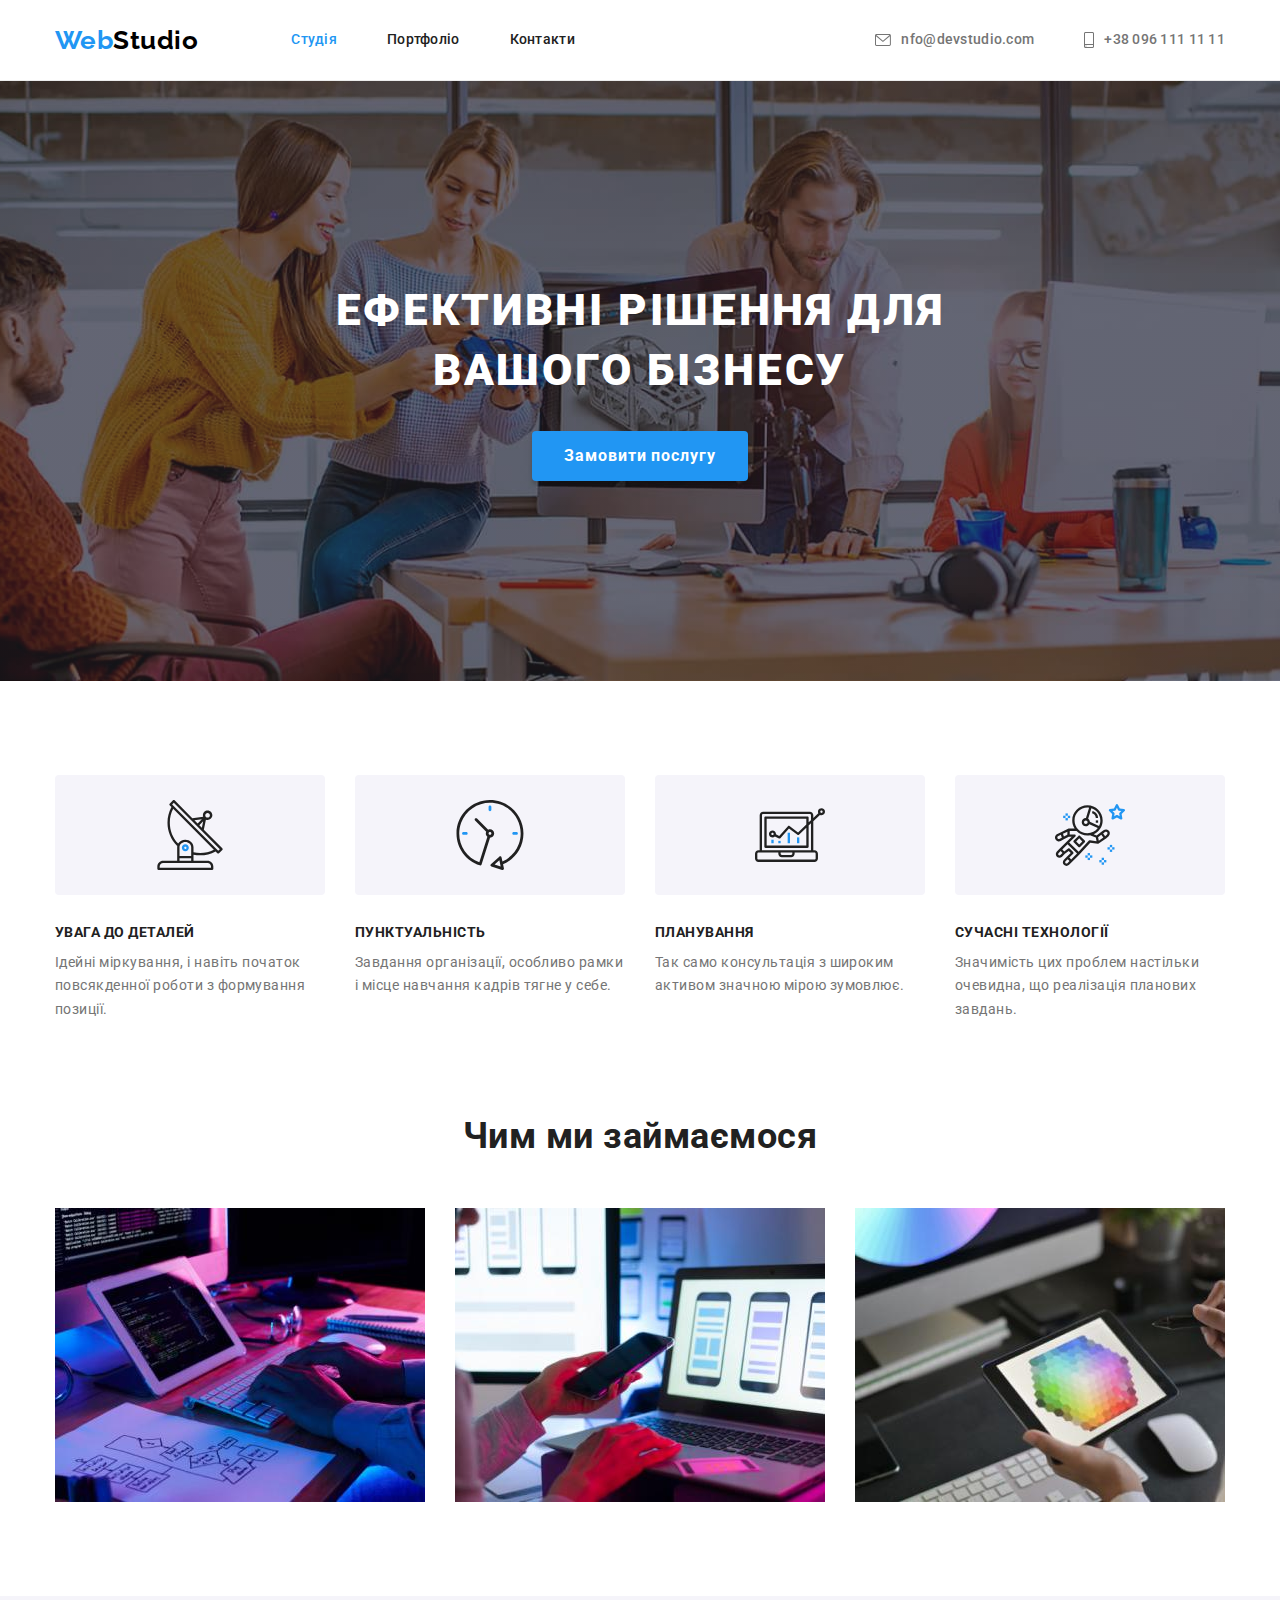
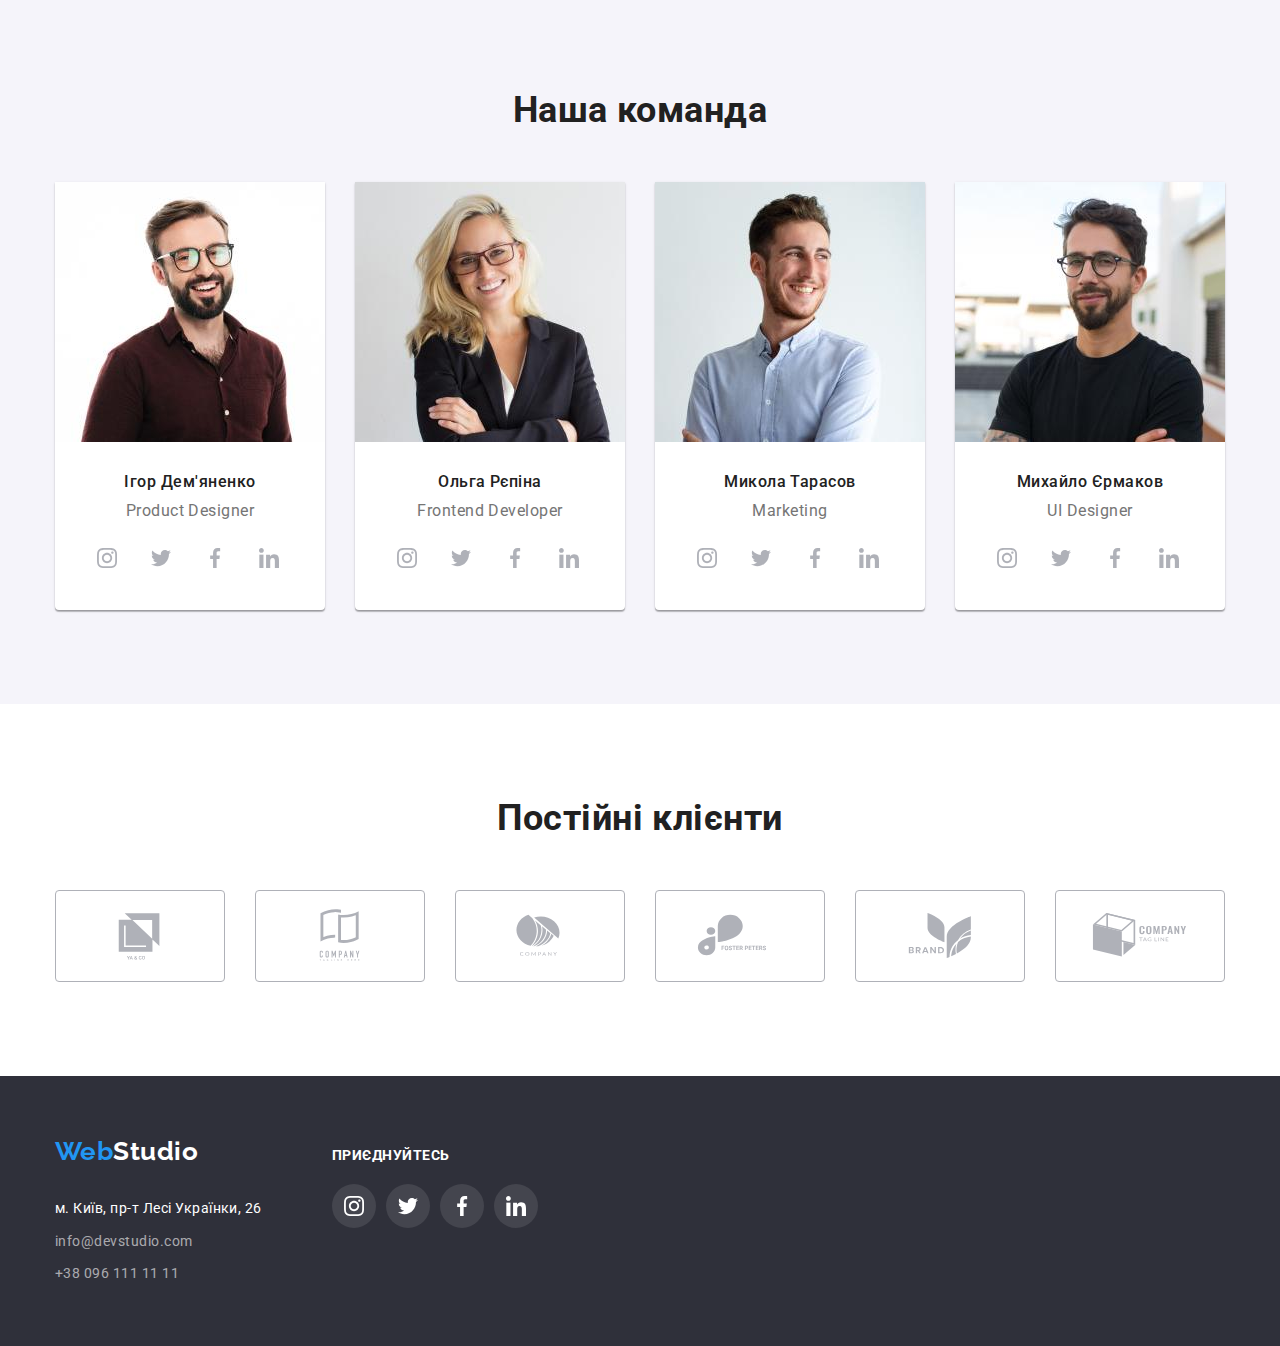
<file: index.html>
<!DOCTYPE html>
<html lang="uk">
    <head>
        <meta charset="UTF-8" />
        <meta http-equiv="X-UA-Compatible" content="IE=edge" />
        <meta name="viewport" content="width=device-width, initial-scale=1.0" />
        <link rel="preconnect" href="https://fonts.googleapis.com" />
        <link rel="preconnect" href="https://fonts.gstatic.com" crossorigin />
        <link
            href="https://fonts.googleapis.com/css2?family=Raleway:wght@700&family=Roboto:wght@400;500;700;900&display=swap"
            rel="stylesheet"
        />
        <link
            rel="stylesheet"
            href="https://cdnjs.cloudflare.com/ajax/libs/modern-normalize/1.0.0/modern-normalize.min.css"
        />
        <link rel="stylesheet" href="./css/styles.css" />
        <title>Студія</title>
    </head>
    <body>
        <header class="header">
            <div class="container header-container">
                <nav class="nav">
                    <a class="logo link" href="./index.html"
                        >Web<span class="header-logo-studio">Studio</span></a
                    >
                    <ul class="nav-list list">
                        <li class="nav-item">
                            <a class="nav-link link current" href="./index.html">Студія</a>
                        </li>
                        <li class="nav-item">
                            <a class="nav-link link" href="./portfolio.html">Портфоліо</a>
                        </li>
                        <li class="nav-item">
                            <a class="nav-link link" href="">Контакти</a>
                        </li>
                    </ul>
                </nav>
                <ul class="header-contacts list">
                    <li class="header-contacts-item">
                        <a class="header-contacts-link link" href="mailto:info@devstudio.com">
                            <svg class="contacts-link-svg" width="16" height="12">
                                <use href="./images/sprite-icons.svg#icon-envelope"></use>
                            </svg>
                            nfo@devstudio.com
                        </a>
                    </li>
                    <li class="header-contacts-item">
                        <a class="header-contacts-link link" href="tel:+380961111111">
                            <svg class="contacts-link-svg" width="10" height="16">
                                <use href="./images/sprite-icons.svg#icon-smartphone"></use>
                            </svg>
                            +38 096 111 11 11
                        </a>
                    </li>
                </ul>
            </div>
        </header>
        <main>
            <section class="section hero">
                <div class="container">
                    <h1 class="hero-title">Ефективні рішення для вашого бізнесу</h1>
                    <button class="hero-btn btn" type="button">Замовити послугу</button>
                </div>
            </section>
            <section class="section advantages">
                <div class="container">
                    <h2 class="visually-hidden">Переваги</h2>
                    <ul class="advantages-list list">
                        <li class="advantages-item">
                            <div class="advantages-icon">
                                <svg width="70" height="70">
                                    <use href="./images/sprite-icons.svg#icon-antenna"></use>
                                </svg>
                            </div>
                            <h3 class="advantages-title title">Увага до деталей</h3>
                            <p class="advantages-text">
                                Ідейні міркування, і навіть початок повсякденної роботи з формування
                                позиції.
                            </p>
                        </li>
                        <li class="advantages-item">
                            <div class="advantages-icon">
                                <svg width="70" height="70">
                                    <use href="./images/sprite-icons.svg#icon-clock"></use>
                                </svg>
                            </div>
                            <h3 class="advantages-title title">Пунктуальність</h3>
                            <p class="advantages-text">
                                Завдання організації, особливо рамки і місце навчання кадрів тягне у
                                себе.
                            </p>
                        </li>
                        <li class="advantages-item">
                            <div class="advantages-icon">
                                <svg width="70" height="70">
                                    <use href="./images/sprite-icons.svg#icon-diagram"></use>
                                </svg>
                            </div>
                            <h3 class="advantages-title title">Планування</h3>
                            <p class="advantages-text">
                                Так само консультація з широким активом значною мірою зумовлює.
                            </p>
                        </li>
                        <li class="advantages-item">
                            <div class="advantages-icon">
                                <svg width="70" height="70">
                                    <use href="./images/sprite-icons.svg#icon-astronaut"></use>
                                </svg>
                            </div>
                            <h3 class="advantages-title title">Сучасні технології</h3>
                            <p class="advantages-text">
                                Значимість цих проблем настільки очевидна, що реалізація планових
                                завдань.
                            </p>
                        </li>
                    </ul>
                </div>
            </section>
            <section class="work section">
                <div class="container">
                    <h2 class="work-title title">Чим ми займаємося</h2>
                    <ul class="work-list list">
                        <li class="work-item">
                            <img
                                class="work-logo"
                                src="./images/work-desk.jpg"
                                alt="Робота за комп'ютером над десктоп додатком"
                                width="370"
                            />
                        </li>
                        <li class="work-item">
                            <img
                                class="work-logo"
                                src="./images/work-mob.jpg"
                                alt="Робота за комп'ютером над мобільним додатком"
                                width="370"
                            />
                        </li>
                        <li class="work-item">
                            <img
                                class="work-logo"
                                src="./images/work-tabl.jpg"
                                alt="Робота за комп'ютером над планшетним додатком"
                                width="370"
                            />
                        </li>
                    </ul>
                </div>
            </section>
            <section class="team section">
                <div class="container">
                    <h2 class="team-title title">Наша команда</h2>
                    <ul class="team-list list">
                        <li class="team-item">
                            <img
                                class="team-foto"
                                src="./images/employee1.jpg"
                                alt="Бородатий хлопец в окулярах"
                                width="270"
                            />
                            <div class="team-description">
                                <h3 class="team-name title">Ігор Дем'яненко</h3>
                                <p class="team-text">Product Designer</p>
                                <ul class="list social-list">
                                    <li class="social-item">
                                        <a class="social-link link" href="">
                                            <svg class="social-icon" width="20" height="20">
                                                <use
                                                    href="./images/sprite-icons.svg#icon-instagram"
                                                ></use>
                                            </svg>
                                        </a>
                                    </li>
                                    <li class="social-item">
                                        <a class="social-link link" href="">
                                            <svg class="social-icon" width="20" height="20">
                                                <use
                                                    href="./images/sprite-icons.svg#icon-twitter"
                                                ></use>
                                            </svg>
                                        </a>
                                    </li>
                                    <li class="social-item">
                                        <a class="social-link link" href="">
                                            <svg class="social-icon" width="20" height="20">
                                                <use
                                                    href="./images/sprite-icons.svg#icon-facebook"
                                                ></use>
                                            </svg>
                                        </a>
                                    </li>
                                    <li class="social-item">
                                        <a class="social-link link" href="">
                                            <svg class="social-icon" width="20" height="20">
                                                <use
                                                    href="./images/sprite-icons.svg#icon-linkedin"
                                                ></use>
                                            </svg>
                                        </a>
                                    </li>
                                </ul>
                            </div>
                        </li>
                        <li class="team-item">
                            <img
                                class="team-foto"
                                src="./images/employee2.jpg"
                                alt="Блондинка в окулярах"
                                width="270"
                            />
                            <div class="team-description">
                                <h3 class="team-name title">Ольга Рєпіна</h3>
                                <p class="team-text">Frontend Developer</p>
                                <ul class="list social-list">
                                    <li class="social-item">
                                        <a class="social-link link" href="">
                                            <svg class="social-icon" width="20" height="20">
                                                <use
                                                    href="./images/sprite-icons.svg#icon-instagram"
                                                ></use>
                                            </svg>
                                        </a>
                                    </li>
                                    <li class="social-item">
                                        <a class="social-link link" href="">
                                            <svg class="social-icon" width="20" height="20">
                                                <use
                                                    href="./images/sprite-icons.svg#icon-twitter"
                                                ></use>
                                            </svg>
                                        </a>
                                    </li>
                                    <li class="social-item">
                                        <a class="social-link link" href="">
                                            <svg class="social-icon" width="20" height="20">
                                                <use
                                                    href="./images/sprite-icons.svg#icon-facebook"
                                                ></use>
                                            </svg>
                                        </a>
                                    </li>
                                    <li class="social-item">
                                        <a class="social-link link" href="">
                                            <svg class="social-icon" width="20" height="20">
                                                <use
                                                    href="./images/sprite-icons.svg#icon-linkedin"
                                                ></use>
                                            </svg>
                                        </a>
                                    </li>
                                </ul>
                            </div>
                        </li>
                        <li class="team-item">
                            <img
                                class="team-foto"
                                src="./images/employee3.jpg"
                                alt="Усміхаючий хлопец в світлій сорочці"
                                width="270"
                            />
                            <div class="team-description">
                                <h3 class="team-name title">Микола Тарасов</h3>
                                <p class="team-text">Marketing</p>
                                <ul class="list social-list">
                                    <li class="social-item">
                                        <a class="social-link link" href="">
                                            <svg class="social-icon" width="20" height="20">
                                                <use
                                                    href="./images/sprite-icons.svg#icon-instagram"
                                                ></use>
                                            </svg>
                                        </a>
                                    </li>
                                    <li class="social-item">
                                        <a class="social-link link" href="">
                                            <svg class="social-icon" width="20" height="20">
                                                <use
                                                    href="./images/sprite-icons.svg#icon-twitter"
                                                ></use>
                                            </svg>
                                        </a>
                                    </li>
                                    <li class="social-item">
                                        <a class="social-link link" href="">
                                            <svg class="social-icon" width="20" height="20">
                                                <use
                                                    href="./images/sprite-icons.svg#icon-facebook"
                                                ></use>
                                            </svg>
                                        </a>
                                    </li>
                                    <li class="social-item">
                                        <a class="social-link link" href="">
                                            <svg class="social-icon" width="20" height="20">
                                                <use
                                                    href="./images/sprite-icons.svg#icon-linkedin"
                                                ></use>
                                            </svg>
                                        </a>
                                    </li>
                                </ul>
                            </div>
                        </li>
                        <li class="team-item">
                            <img
                                class="team-foto"
                                src="./images/employee4.jpg"
                                alt="Бородатий брюнет в окулярах"
                                width="270"
                            />
                            <div class="team-description">
                                <h3 class="team-name title">Михайло Єрмаков</h3>
                                <p class="team-text">UI Designer</p>
                                <ul class="list social-list">
                                    <li class="social-item">
                                        <a class="social-link link" href="">
                                            <svg class="social-icon" width="20" height="20">
                                                <use
                                                    href="./images/sprite-icons.svg#icon-instagram"
                                                ></use>
                                            </svg>
                                        </a>
                                    </li>
                                    <li class="social-item">
                                        <a class="social-link link" href="">
                                            <svg class="social-icon" width="20" height="20">
                                                <use
                                                    href="./images/sprite-icons.svg#icon-twitter"
                                                ></use>
                                            </svg>
                                        </a>
                                    </li>
                                    <li class="social-item">
                                        <a class="social-link link" href="">
                                            <svg class="social-icon" width="20" height="20">
                                                <use
                                                    href="./images/sprite-icons.svg#icon-facebook"
                                                ></use>
                                            </svg>
                                        </a>
                                    </li>
                                    <li class="social-item">
                                        <a class="social-link link" href="">
                                            <svg class="social-icon" width="20" height="20">
                                                <use
                                                    href="./images/sprite-icons.svg#icon-linkedin"
                                                ></use>
                                            </svg>
                                        </a>
                                    </li>
                                </ul>
                            </div>
                        </li>
                    </ul>
                </div>
            </section>
            <section class="section clients">
                <div class="container">
                    <h2 class="clients-title">Постійні клієнти</h2>
                    <ul class="list clients-list">
                        <li class="clients-item">
                            <a href="" class="clients-link">
                                <svg class="clients-icon" width="106" height="60">
                                    <use href="./images/sprite-icons.svg#icon-client1"></use>
                                </svg>
                            </a>
                        </li>
                        <li class="clients-item">
                            <a href="" class="clients-link">
                                <svg class="clients-icon" width="106" height="60">
                                    <use href="./images/sprite-icons.svg#icon-client2"></use>
                                </svg>
                            </a>
                        </li>
                        <li class="clients-item">
                            <a href="" class="clients-link">
                                <svg class="clients-icon" width="106" height="60">
                                    <use href="./images/sprite-icons.svg#icon-client3"></use>
                                </svg>
                            </a>
                        </li>
                        <li class="clients-item">
                            <a href="" class="clients-link">
                                <svg class="clients-icon" width="106" height="60">
                                    <use href="./images/sprite-icons.svg#icon-client4"></use>
                                </svg>
                            </a>
                        </li>
                        <li class="clients-item">
                            <a href="" class="clients-link">
                                <svg class="clients-icon" width="106" height="60">
                                    <use href="./images/sprite-icons.svg#icon-client5"></use>
                                </svg>
                            </a>
                        </li>
                        <li class="clients-item">
                            <a href="" class="clients-link">
                                <svg class="clients-icon" width="106" height="60">
                                    <use href="./images/sprite-icons.svg#icon-client6"></use>
                                </svg>
                            </a>
                        </li>
                    </ul>
                </div>
            </section>
        </main>
        <footer class="footer">
            <div class="container footer-container">
                <div class="footer-contacts">
                    <a class="logo link" href="./index.html"
                        >Web<span class="footer-logo-studio">Studio</span></a
                    >
                    <address class="footer-address">
                        <ul class="footer-list list">
                            <li class="footer-item">
                                <a
                                    class="footer-address-text link"
                                    href="https://goo.gl/maps/CPtrU1FHBa2aNyZL9"
                                    target="_blank"
                                    rel="noopener noreferrer nofollow"
                                    >м. Київ, пр-т Лесі Українки, 26</a
                                >
                            </li>
                            <li class="footer-item">
                                <a class="footer-link link" href="mailto:info@devstudio.com"
                                    >info@devstudio.com</a
                                >
                            </li>
                            <li class="footer-item">
                                <a class="footer-link link" href="tel:+380961111111"
                                    >+38 096 111 11 11</a
                                >
                            </li>
                        </ul>
                    </address>
                </div>
                <div class="footer-social">
                    <h2 class="footer-social-title">Приєднуйтесь</h2>
                    <ul class="list social-list">
                        <li class="social-item">
                            <a class="social-link link" href="">
                                <svg class="social-icon" width="20" height="20">
                                    <use href="./images/sprite-icons.svg#icon-instagram"></use>
                                </svg>
                            </a>
                        </li>
                        <li class="social-item">
                            <a class="social-link link" href="">
                                <svg class="social-icon" width="20" height="20">
                                    <use href="./images/sprite-icons.svg#icon-twitter"></use>
                                </svg>
                            </a>
                        </li>
                        <li class="social-item">
                            <a class="social-link link" href="">
                                <svg class="social-icon" width="20" height="20">
                                    <use href="./images/sprite-icons.svg#icon-facebook"></use>
                                </svg>
                            </a>
                        </li>
                        <li class="social-item">
                            <a class="social-link link" href="">
                                <svg class="social-icon" width="20" height="20">
                                    <use href="./images/sprite-icons.svg#icon-linkedin"></use>
                                </svg>
                            </a>
                        </li>
                    </ul>
                </div>
            </div>
        </footer>
    </body>
</html>
</file>
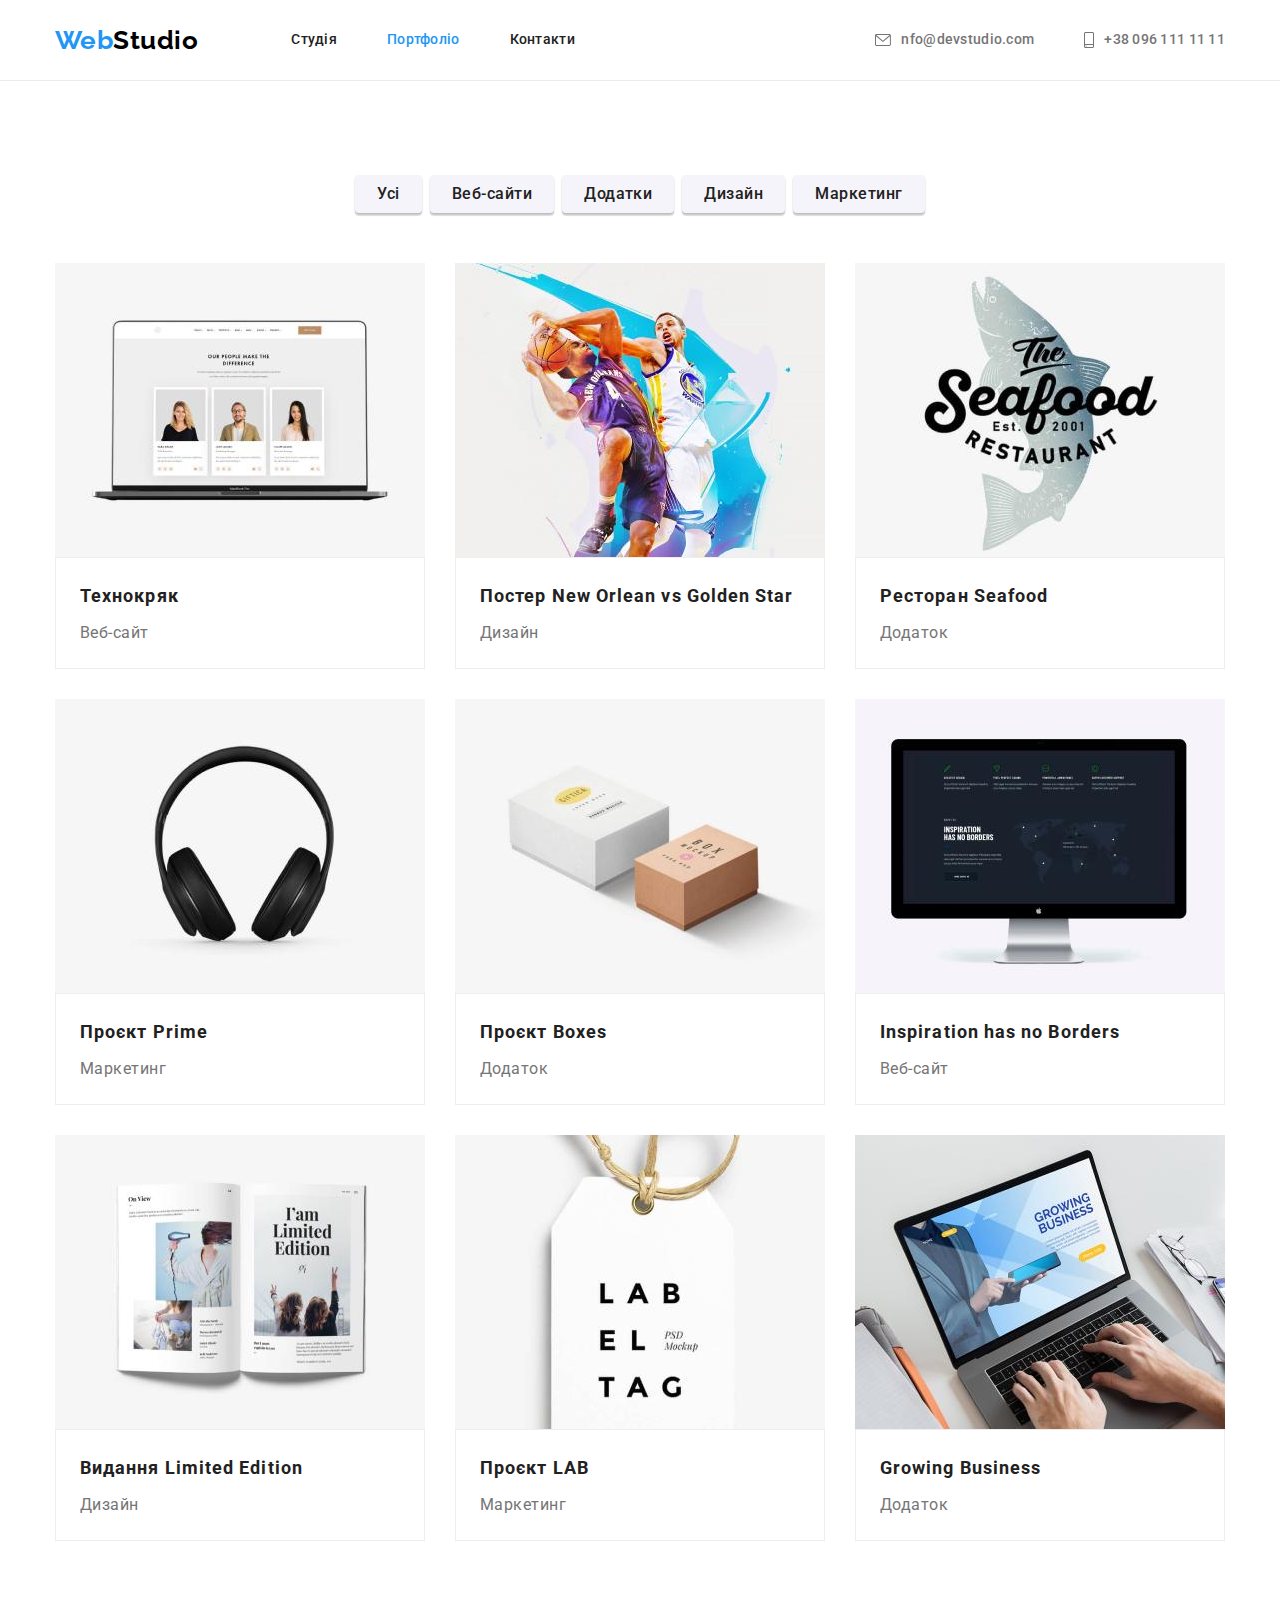
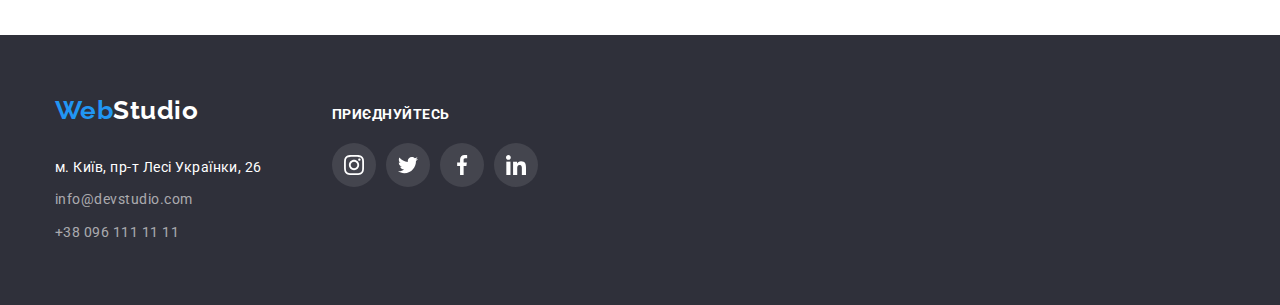
<file: portfolio.html>
<!DOCTYPE html>
<html lang="uk">
    <head>
        <meta charset="UTF-8" />
        <meta http-equiv="X-UA-Compatible" content="IE=edge" />
        <meta name="viewport" content="width=device-width, initial-scale=1.0" />
        <link rel="preconnect" href="https://fonts.googleapis.com" />
        <link rel="preconnect" href="https://fonts.gstatic.com" crossorigin />
        <link
            href="https://fonts.googleapis.com/css2?family=Raleway:wght@700&family=Roboto:wght@400;500;700;900&display=swap"
            rel="stylesheet"
        />
        <link
            rel="stylesheet"
            href="https://cdnjs.cloudflare.com/ajax/libs/modern-normalize/1.0.0/modern-normalize.min.css"
        />
        <link rel="stylesheet" href="./css/styles.css" />
        <title>Portfolio</title>
    </head>
    <body>
        <header class="header">
            <div class="container header-container">
                <nav class="nav">
                    <a class="logo link" href="./index.html"
                        >Web<span class="header-logo-studio">Studio</span></a
                    >
                    <ul class="nav-list list">
                        <li class="nav-item">
                            <a class="nav-link link" href="./index.html">Студія</a>
                        </li>
                        <li class="nav-item">
                            <a class="nav-link link current" href="./portfolio.html">Портфоліо</a>
                        </li>
                        <li class="nav-item">
                            <a class="nav-link link" href="">Контакти</a>
                        </li>
                    </ul>
                </nav>
                <ul class="header-contacts list">
                    <li class="header-contacts-item">
                        <a class="header-contacts-link link" href="mailto:info@devstudio.com">
                            <svg class="contacts-link-svg" width="16" height="12">
                                <use href="./images/sprite-icons.svg#icon-envelope"></use>
                            </svg>
                            nfo@devstudio.com
                        </a>
                    </li>
                    <li class="header-contacts-item">
                        <a class="header-contacts-link link" href="tel:+380961111111">
                            <svg class="contacts-link-svg" width="10" height="16">
                                <use href="./images/sprite-icons.svg#icon-smartphone"></use>
                            </svg>
                            +38 096 111 11 11
                        </a>
                    </li>
                </ul>
            </div>
        </header>
        <main>
            <section class="project section">
                <div class="container">
                    <h1 hidden>Наші проекти</h1>
                    <ul class="projects-filter list">
                        <li class="projects-filter-item">
                            <button class="projects-btn btn" type="button">Усі</button>
                        </li>
                        <li class="projects-filter-item">
                            <button class="projects-btn btn" type="button">Веб-сайти</button>
                        </li>
                        <li class="projects-filter-item">
                            <button class="projects-btn btn" type="button">Додатки</button>
                        </li>
                        <li class="projects-filter-item">
                            <button class="projects-btn btn" type="button">Дизайн</button>
                        </li>
                        <li class="projects-filter-item">
                            <button class="projects-btn btn" type="button">Маркетинг</button>
                        </li>
                    </ul>
                    <ul class="projects-list list">
                        <li class="projects-item">
                            <a
                                class="projects-link link"
                                href=""
                                target="_blank"
                                rel="noopener noreferrer nofollow"
                            >
                                <img
                                    src="./images/laptop.jpg"
                                    alt="Ноутбук"
                                    width="370"
                                    height="294"
                                />
                                <div class="projects-description">
                                    <h2 class="projects-title title">Технокряк</h2>
                                    <p class="projects-text">Веб-сайт</p>
                                </div>
                            </a>
                        </li>
                        <li class="projects-item">
                            <a
                                class="projects-link link"
                                href=""
                                target="_blank"
                                rel="noopener noreferrer nofollow"
                            >
                                <img
                                    src="./images/basketball.jpg"
                                    alt="Два баскетболісти НБА"
                                    width="370"
                                    height="294"
                                />
                                <div class="projects-description">
                                    <h2 class="projects-title title">
                                        Постер New Orlean vs Golden Star
                                    </h2>
                                    <p class="projects-text">Дизайн</p>
                                </div>
                            </a>
                        </li>
                        <li class="projects-item">
                            <a
                                class="projects-link link"
                                href=""
                                target="_blank"
                                rel="noopener noreferrer nofollow"
                            >
                                <img
                                    src="./images/seefood.jpg"
                                    alt="Логотіп ресторану море продуктів"
                                    width="370"
                                    height="294"
                                />
                                <div class="projects-description">
                                    <h2 class="projects-title title">Ресторан Seafood</h2>
                                    <p class="projects-text">Додаток</p>
                                </div>
                            </a>
                        </li>
                        <li class="projects-item">
                            <a
                                class="projects-link link"
                                href=""
                                target="_blank"
                                rel="noopener noreferrer nofollow"
                            >
                                <img
                                    src="./images/headphones.jpg"
                                    alt="Навушники"
                                    width="370"
                                    height="294"
                                />
                                <div class="projects-description">
                                    <h2 class="projects-title title">Проєкт Prime</h2>
                                    <p class="projects-text">Маркетинг</p>
                                </div>
                            </a>
                        </li>
                        <li class="projects-item">
                            <a
                                class="projects-link link"
                                href=""
                                target="_blank"
                                rel="noopener noreferrer nofollow"
                            >
                                <img
                                    src="./images/box.jpg"
                                    alt="Коробки"
                                    width="370"
                                    height="294"
                                />
                                <div class="projects-description">
                                    <h2 class="projects-title title">Проєкт Boxes</h2>
                                    <p class="projects-text">Додаток</p>
                                </div>
                            </a>
                        </li>
                        <li class="projects-item">
                            <a
                                class="projects-link link"
                                href=""
                                target="_blank"
                                rel="noopener noreferrer nofollow"
                            >
                                <img
                                    src="./images/computer.jpg"
                                    alt="Монітор"
                                    width="370"
                                    height="294"
                                />
                                <div class="projects-description">
                                    <h2 class="projects-title title">Inspiration has no Borders</h2>
                                    <p class="projects-text">Веб-сайт</p>
                                </div>
                            </a>
                        </li>
                        <li class="projects-item">
                            <a
                                class="projects-link link"
                                href=""
                                target="_blank"
                                rel="noopener noreferrer nofollow"
                            >
                                <img src="./images/book.jpg" alt="Книга" width="370" height="294" />
                                <div class="projects-description">
                                    <h2 class="projects-title title">Видання Limited Edition</h2>
                                    <p class="projects-text">Дизайн</p>
                                </div>
                            </a>
                        </li>
                        <li class="projects-item">
                            <a
                                class="projects-link link"
                                href=""
                                target="_blank"
                                rel="noopener noreferrer nofollow"
                            >
                                <img
                                    src="./images/library.jpg"
                                    alt="Голотіп бібліотеки"
                                    width="370"
                                    height="294"
                                />
                                <div class="projects-description">
                                    <h2 class="projects-title title">Проєкт LAB</h2>
                                    <p class="projects-text">Маркетинг</p>
                                </div>
                            </a>
                        </li>
                        <li class="projects-item">
                            <a
                                class="projects-link link"
                                href=""
                                target="_blank"
                                rel="noopener noreferrer nofollow"
                            >
                                <img
                                    src="./images/work-laptop.jpg"
                                    alt="Робота за ноутбуком"
                                    width="370"
                                    height="294"
                                />
                                <div class="projects-description">
                                    <h2 class="projects-title title">Growing Business</h2>
                                    <p class="projects-text">Додаток</p>
                                </div>
                            </a>
                        </li>
                    </ul>
                </div>
            </section>
        </main>
        <footer class="footer">
            <div class="container footer-container">
                <div class="footer-contacts">
                    <a class="logo link" href="./index.html"
                        >Web<span class="footer-logo-studio">Studio</span></a
                    >
                    <address class="footer-address">
                        <ul class="footer-list list">
                            <li class="footer-item">
                                <a
                                    class="footer-address-text link"
                                    href="https://goo.gl/maps/CPtrU1FHBa2aNyZL9"
                                    target="_blank"
                                    rel="noopener noreferrer nofollow"
                                    >м. Київ, пр-т Лесі Українки, 26</a
                                >
                            </li>
                            <li class="footer-item">
                                <a class="footer-link link" href="mailto:info@devstudio.com"
                                    >info@devstudio.com</a
                                >
                            </li>
                            <li class="footer-item">
                                <a class="footer-link link" href="tel:+380961111111"
                                    >+38 096 111 11 11</a
                                >
                            </li>
                        </ul>
                    </address>
                </div>
                <div class="footer-social">
                    <h2 class="footer-social-title">Приєднуйтесь</h2>
                    <ul class="list social-list">
                        <li class="social-item">
                            <a class="social-link link" href="">
                                <svg class="social-icon" width="20" height="20">
                                    <use href="./images/sprite-icons.svg#icon-instagram"></use>
                                </svg>
                            </a>
                        </li>
                        <li class="social-item">
                            <a class="social-link link" href="">
                                <svg class="social-icon" width="20" height="20">
                                    <use href="./images/sprite-icons.svg#icon-twitter"></use>
                                </svg>
                            </a>
                        </li>
                        <li class="social-item">
                            <a class="social-link link" href="">
                                <svg class="social-icon" width="20" height="20">
                                    <use href="./images/sprite-icons.svg#icon-facebook"></use>
                                </svg>
                            </a>
                        </li>
                        <li class="social-item">
                            <a class="social-link link" href="">
                                <svg class="social-icon" width="20" height="20">
                                    <use href="./images/sprite-icons.svg#icon-linkedin"></use>
                                </svg>
                            </a>
                        </li>
                    </ul>
                </div>
            </div>
        </footer>
    </body>
</html>
</file>
<file: css/styles.css>
:root {
    --title-color: #212121;
    --text-color: #757575;
    --secondary-color: #ffffff;
    --accent-color: #2196f3;
    --header-logo: #000000;
    --footer-logo: #ffffff;
    --primary-background-color: #ffffff;
    --secondary-background-color: #2f303a;
    --team-background-color: #f5f4fa;
    --footer-link-color: rgba(255, 255, 255, 0.6);
    --hero-hover-btn-color: #188ce8;
    --project-btn-bg-color: #f5f4fa; 
    --social-icon-color: #AFB1B8;
    --footer-bg-social-link: rgba(255, 255, 255, 0.1);
}

body {
    font-family: 'Roboto', sans-serif;
    letter-spacing: 0.03em;
    color: var(--text-color);
    background-color: var(--primary-background-color);
}

p,
h1,
h2,
h3,
h4,
h5,
h6 {
    margin: 0;
}

img {
    display: block;
    max-width: 100%;
    height: auto;
}

.link.current {
    color: var(--accent-color);
}

.title {
    color: var(--title-color);
}

.link {
    text-decoration: none;
    color: inherit;
}

.list {
    list-style: none;
    padding-left: 0;
    margin: 0;
}

.btn {
    cursor: pointer;
    border: none;
    font-family: inherit;
}

.logo {
    font-family: 'Raleway', sans-serif;
    font-weight: 700;
    font-size: 26px;
    line-height: 1.19;
    color: var(--accent-color);
}

.container {
    width: 1200px;
    padding-left: 15px;
    padding-right: 15px;
    margin: 0 auto;
}

.section {
    padding-top: 94px;
    padding-bottom: 94px;
}

.visually-hidden {
    position: absolute;
    width: 1px;
    height: 1px;
    margin: -1px;
    padding: 0;
    overflow: hidden;
    border: 0;
    clip: rect(0 0 0 0);
}

/* -----HEADER----- */

.header {
    background-color: var(--primary-background-color);
    border-bottom: 1px solid #ececec;
}

.header-container{
    display: flex;
    align-items: center;
}

.header-contacts {
    display: flex;
    align-items: center;
    margin-left: auto;
}

.header .logo{
    padding: 24px 0;
    margin-right: 93px;
}

.header-logo-studio {
    color: var(--header-logo);
}

.nav-list {
    display: flex;
    align-items: center;
    justify-content: center;
}

.nav-item {
    height: 100%;
}

.nav-item:not(:last-child) {
    margin-right: 50px;
}

.nav-link {
    display: block;
    font-weight: 500;
    font-size: 14px;
    line-height: 1.14;
    letter-spacing: 0.02em;
    color: var(--title-color);
    padding-top: 32px;
    padding-bottom: 32px;
}

.contacts-link-svg{
    margin-right: 10px; 
}

.nav-link:hover,
.nav-link:focus,
.header-contacts-link:hover,
.header-contacts-link:focus {
    color: var(--accent-color);
}



.nav {
    display: flex;
    align-items: center;
}

.header-contacts-item:first-child {
    margin-right: 50px;
}

.header-contacts-link {
    display: flex;
    align-items: center;
    font-weight: 500;
    font-size: 14px;
    line-height: 1.14;
    letter-spacing: 0.02em;
    color: var(--text-color);
    padding-top: 32px;
    padding-bottom: 32px;
}

/* -----HERO----- */

.hero {
    max-width: 1600px;
    background-color: var(--secondary-background-color);
    background-image: linear-gradient(rgba(47, 48, 58, 0.4), rgba(47, 48, 58, 0.4)), url("../images/hero-bg.jpg");
    background-position: center;
    background-repeat: no-repeat;
    padding: 200px 0;
    margin: 0 auto;
}

.hero-title {
    font-weight: 900;
    font-size: 44px;
    line-height: 1.36;
    text-align: center;
    letter-spacing: 0.06em;
    text-transform: uppercase;
    color: var(--secondary-color);
    width: 696px;
    margin: 0 auto 30px auto;
}

.hero-btn {
    font-weight: 700;
    font-size: 16px;
    line-height: 1.87;
    display: block;
    letter-spacing: 0.06em;
    background: var(--accent-color);
    color: var(--secondary-color);
    padding: 10px 32px;
    margin: 0 auto;
    border-radius: 4px;
    box-shadow: 0px 4px 4px rgba(0, 0, 0, 0.15);
}

.hero-btn:hover,
.hero-btn:focus {
    background-color: var(--hero-hover-btn-color);
    color: var(--secondary-color);
}

/* -----ADVANTAGES----- */

.advantages-list {
    display: flex;
}

.advantages-title {
    font-size: 14px;
    line-height: 1.14;
    text-transform: uppercase;
    margin-bottom: 10px;
}

.advantages-text {
    font-size: 14px;
    line-height: 1.71;
}

.advantages-item {
    min-width: 270px;
}

.advantages-icon{
    display: flex;
    justify-content: center;
    align-items: center;
    width: 270px;
    height: 120px;
    background: var(--team-background-color);
    border-radius: 4px;
    margin-bottom: 30px;
}

.advantages-item:not(:last-child) {
    margin-right: 30px;
}

/* -----WORK----- */
.work{
    padding-top: 0;
}

.work-title {
    font-size: 36px;
    line-height: 1.16;
    text-align: center;
    margin-bottom: 50px;
}

.work-list {
    display: flex;
}

.work-item:not(:last-child) {
    margin-right: 30px;
}

/* -----TEAM----- */

.team {
    background-color: var(--team-background-color);
}

.team-title {
    font-size: 36px;
    line-height: 1.16;
    text-align: center;
    margin-bottom: 50px;
}

.team-list {
    display: flex;
}

.team-item {
    background-color: var(--primary-background-color);
    box-shadow: 0px 1px 3px rgba(0, 0, 0, 0.12), 0px 1px 1px rgba(0, 0, 0, 0.14), 0px 2px 1px rgba(0, 0, 0, 0.2);
    border-radius: 0px 0px 4px 4px;
}

.team-item:not(:last-child) {
    margin-right: 30px;
}

.team-description {
    padding: 30px;
}

.team-name {
    font-weight: 500;
    font-size: 16px;
    line-height: 1.19;
    text-align: center;
    margin-bottom: 10px;
}

.team-text {
    font-size: 16px;
    line-height: 1.19;
    text-align: center;
    margin-bottom: 16px;
}

/* -----Clients----- */

.clients-title{
    margin-bottom: 50px;
    font-size: 36px;
    line-height: 1.16;
    text-align: center;
    color: var(--title-color);
}

.clients-list{
    display: flex;
    gap: 30px;
}

.clients-item{

}

.clients-link{
    display: flex;
    align-items: center;
    justify-content: center;
    width: 170px;
    height: 92px;
    border: 1px solid var(--social-icon-color);
    border-radius: 4px;
}

.clients-link:hover .clients-icon,
.clients-link:focus .clients-icon{
    fill: var(--accent-color);
}

.clients-link:hover,
.clients-link:focus{
    border-color: var(--accent-color);
}

.clients-icon{
    fill: #afb1b8;
}

/* -----FOOTER----- */
.footer {
    background: var(--secondary-background-color);
    padding: 60px 0;
}

.footer-container{
    display: flex;
    align-items: baseline;
}

.footer-contacts{
    margin-right: 70px;
}

.footer-social-title{
    font-size: 14px;
    line-height: 1.14;
    text-transform: uppercase;
    margin-bottom: 20px;

    color: var(--secondary-color);
}


.footer-logo-studio{
    color: var(--footer-logo);
}

.footer .logo{
    display: block;
    margin-bottom: 30px;
}

.footer-item:not(:last-child){
    margin-bottom: 9px;
}

.footer-address-text {
    font-style: normal;
    font-size: 14px;
    line-height: 1.71;
    color: var(--secondary-color);
}

.footer-link {
    font-style: normal;
    font-size: 14px;
    line-height: 1.71;
    color: var(--footer-link-color);
}

.footer-link:hover,
.footer-link:focus {
    color: var(--accent-color);
}

/* -----PROJECTS----- */

.projects-filter{
    display: flex;
    justify-content: center;
    margin-bottom: 50px;
}

.projects-filter-item:not(:last-child){
    margin-right: 8px;
}
.projects-btn {
    font-weight: 500;
    font-size: 16px;
    line-height: 1.62;
    text-align: center;
    letter-spacing: 0.03em;
    background-color: var(--project-btn-bg-color);
    color: var(--title-color);
    padding: 6px 22px;
    box-shadow: 0px 3px 1px rgba(0, 0, 0, 0.1), 0px 1px 2px rgba(0, 0, 0, 0.08), 0px 2px 2px rgba(0, 0, 0, 0.12);
    border-radius: 4px;
}

.projects-btn:hover,
.projects-btn:focus {
    background: var(--accent-color);
    color: var(--secondary-color);
}
.projects-list{
    display: flex;
    flex-wrap: wrap;
    margin-right: -30px;
}



.projects-item{    
    flex-basis: calc(100% / 3 - 30px);
    margin-right: 30px;
    margin-bottom: 30px;
}

.projects-link{
    display: inline-block;
}

.projects-link:hover    ,
.projects-link:focus{
    box-shadow: 0px 1px 1px rgb(0 0 0 / 12%),
                0px 4px 4px rgb(0 0 0 / 6%), 
                1px 4px 6px rgb(0 0 0 / 16%);
}

.projects-item:nth-last-child(-n+3){
    margin-bottom: 0;
}

.projects-description{
    padding: 20px 24px;
    border: 1px solid #EEEEEE;
    flex-grow: 1;
}

.projects-title {
    font-weight: 700;
    font-size: 18px;
    line-height: 2;
    letter-spacing: 0.06em;
    margin-bottom: 4px;
}

.projects-text {
    font-size: 16px;
    line-height: 1.87;
    color: var(--text-color);
}


/* --- Social-List --- */

.social-list{
    display: flex;
    gap: 10px;
}

.footer .social-link{
    background-color: var(--footer-bg-social-link);
}

.social-link{
    display: flex;
    align-items: center;
    justify-content: center;
    border-radius: 50%;
    width: 44px;
    height: 44px;
}

.social-link:hover,
.social-link:focus{
    background-color: var(--accent-color);
}

.footer .social-link:hover,
.footer .social-link:focus{
    background-color: var(--accent-color);
}

.social-icon{
    display: block;
    fill: var(--social-icon-color);
}

.footer .social-icon{
    fill: var(--footer-logo);
}

.social-link:hover .social-icon,
.social-link:focus .social-icon{
    fill: #ffffff;
}
</file>
